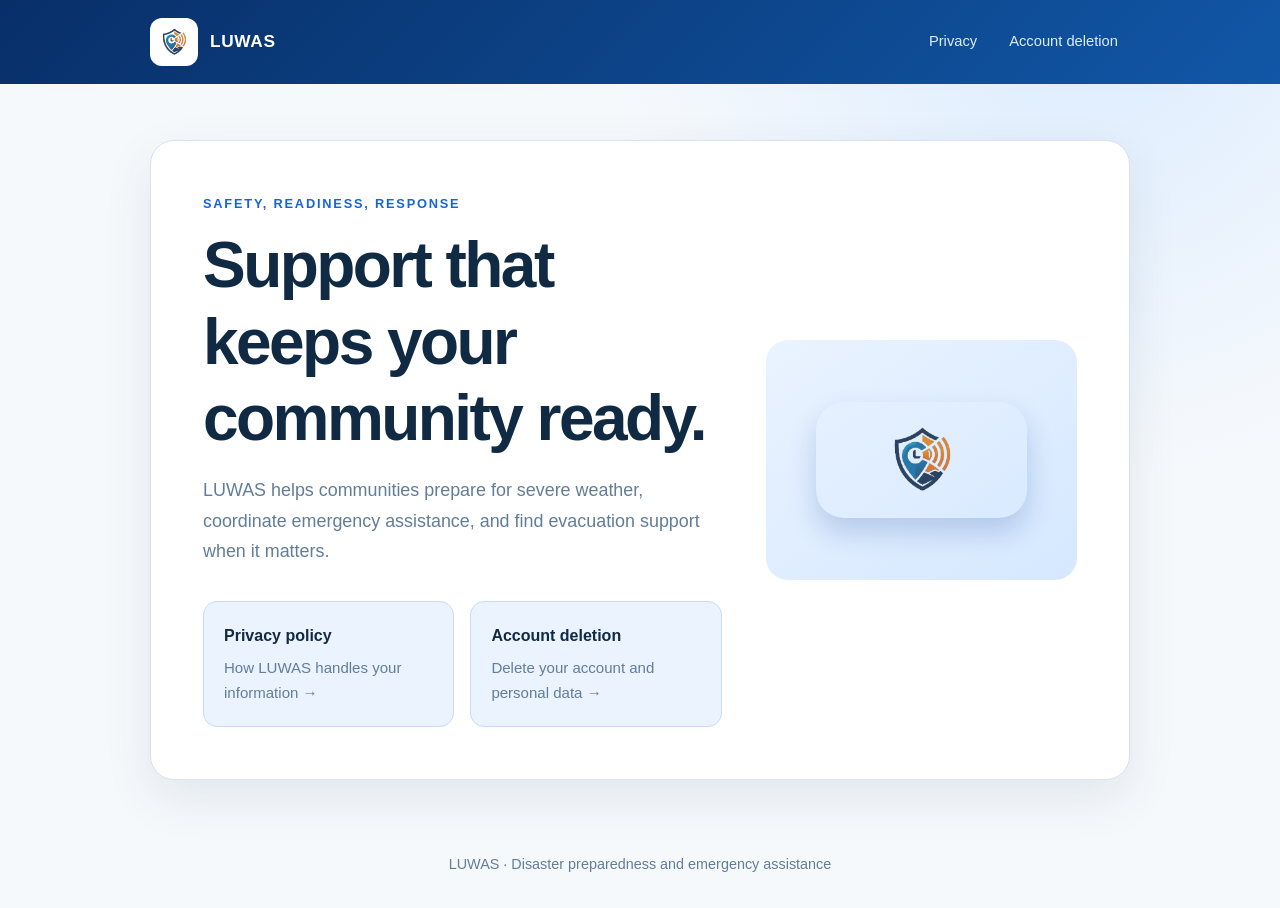
<file: index.html>
<!doctype html>
<html lang="en">
<head>
  <meta charset="utf-8">
  <meta name="viewport" content="width=device-width, initial-scale=1">
  <meta name="theme-color" content="#0b3d91">
  <meta property="og:title" content="LUWAS Privacy and Account Support">
  <meta property="og:description" content="Official privacy and account support for the LUWAS mobile application.">
  <meta property="og:image" content="logo/logo.png">
  <link rel="icon" type="image/png" href="logo/logo.png">
  <link rel="stylesheet" href="styles.css">
</head>
<body>
  <header class="site-header">
    <div class="header-inner">
      <a class="brand" href="index.html"><img src="logo/logo.png" alt="LUWAS logo"><span>LUWAS</span></a>
      <nav class="site-nav" aria-label="Main navigation">
        <a href="privacy-policy.html">Privacy</a>
        <a href="account-deletion.html">Account deletion</a>
      </nav>
    </div>
  </header>
  <main class="page">
    <section class="content-card hero">
      <div>
        <p class="eyebrow">Safety, readiness, response</p>
        <h1>Support that keeps your community ready.</h1>
        <p class="lead">LUWAS helps communities prepare for severe weather, coordinate emergency assistance, and find evacuation support when it matters.</p>
        <div class="link-grid">
          <a class="action-card" href="privacy-policy.html"><strong>Privacy policy</strong><span>How LUWAS handles your information →</span></a>
          <a class="action-card" href="account-deletion.html"><strong>Account deletion</strong><span>Delete your account and personal data →</span></a>
        </div>
      </div>
      <div class="hero-mark"><img src="logo/logo.png" alt="LUWAS application logo"></div>
    </section>
  </main>
  <footer class="site-footer">LUWAS · Disaster preparedness and emergency assistance</footer>
</body>
</html>
</file>
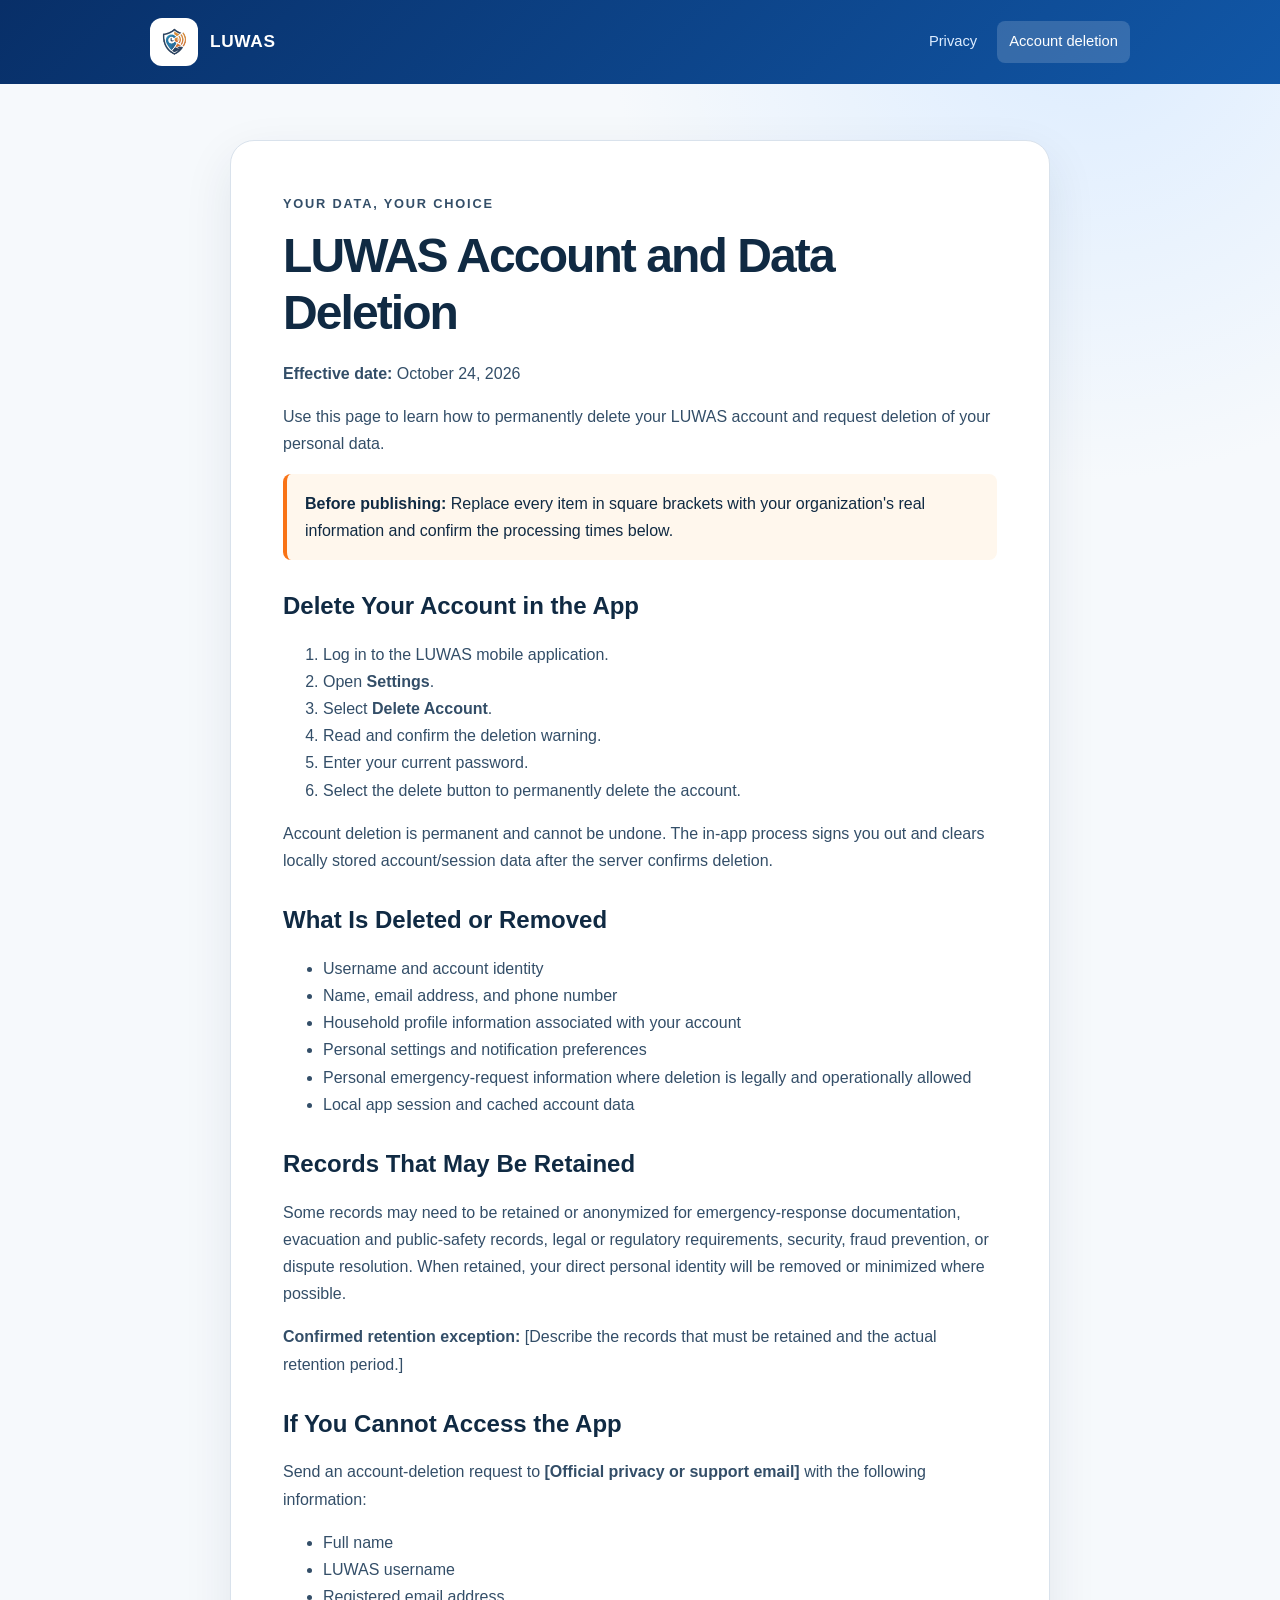
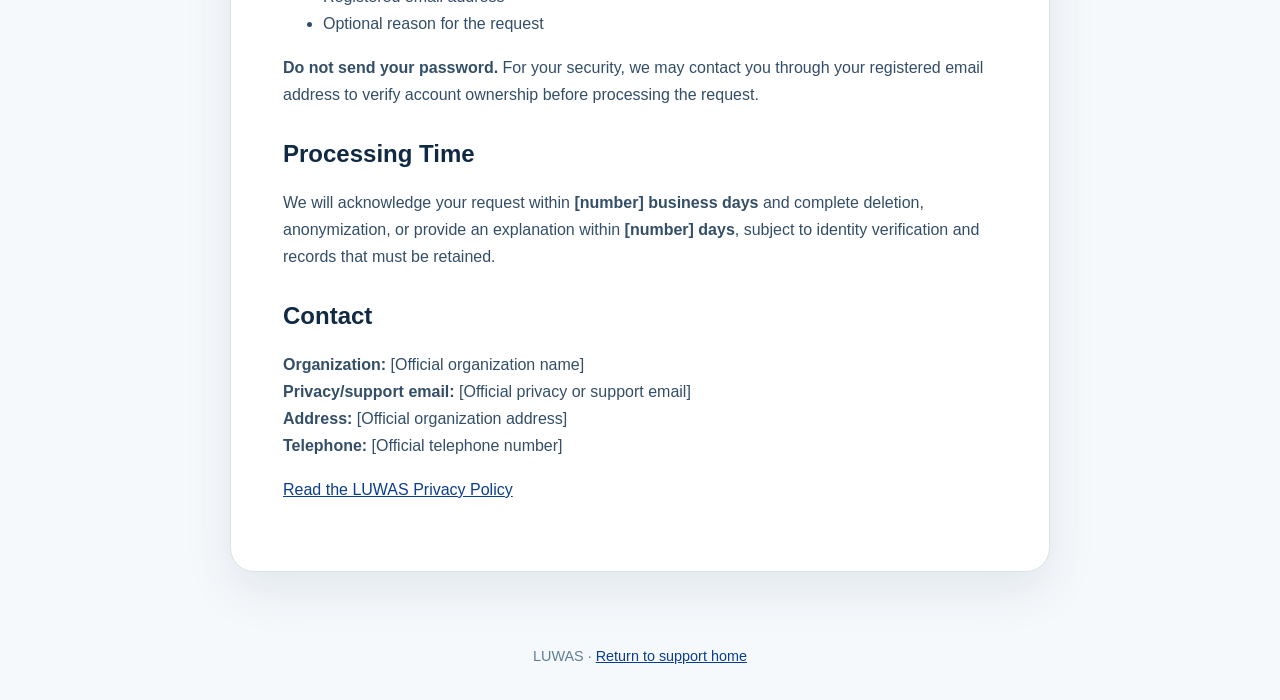
<file: account-deletion.html>
<!doctype html>
<html lang="en">
<head>
  <meta charset="utf-8">
  <meta name="viewport" content="width=device-width, initial-scale=1">
  <title>LUWAS Account and Data Deletion</title>
  <meta name="theme-color" content="#0b3d91">
  <meta property="og:title" content="LUWAS Account and Data Deletion">
  <meta property="og:image" content="logo/logo.png">
  <link rel="icon" type="image/png" href="logo/logo.png">
  <link rel="stylesheet" href="styles.css">
</head>
<body>
  <header class="site-header">
    <div class="header-inner">
      <a class="brand" href="index.html"><img src="logo/logo.png" alt="LUWAS logo"><span>LUWAS</span></a>
      <nav class="site-nav" aria-label="Main navigation">
        <a href="privacy-policy.html">Privacy</a>
        <a href="account-deletion.html" aria-current="page">Account deletion</a>
      </nav>
    </div>
  </header>
  <main class="page"><article class="content-card article">
  <p class="eyebrow">Your data, your choice</p>
  <h1>LUWAS Account and Data Deletion</h1>
  <p><strong>Effective date:</strong> October 24, 2026</p>
  <p>Use this page to learn how to permanently delete your LUWAS account and request
  deletion of your personal data.</p>

  <div class="notice">
    <strong>Before publishing:</strong> Replace every item in square brackets with your
    organization's real information and confirm the processing times below.
  </div>

  <h2>Delete Your Account in the App</h2>
  <ol>
    <li>Log in to the LUWAS mobile application.</li>
    <li>Open <strong>Settings</strong>.</li>
    <li>Select <strong>Delete Account</strong>.</li>
    <li>Read and confirm the deletion warning.</li>
    <li>Enter your current password.</li>
    <li>Select the delete button to permanently delete the account.</li>
  </ol>
  <p>Account deletion is permanent and cannot be undone. The in-app process signs you
  out and clears locally stored account/session data after the server confirms deletion.</p>

  <h2>What Is Deleted or Removed</h2>
  <ul>
    <li>Username and account identity</li>
    <li>Name, email address, and phone number</li>
    <li>Household profile information associated with your account</li>
    <li>Personal settings and notification preferences</li>
    <li>Personal emergency-request information where deletion is legally and operationally allowed</li>
    <li>Local app session and cached account data</li>
  </ul>

  <h2>Records That May Be Retained</h2>
  <p>Some records may need to be retained or anonymized for emergency-response
  documentation, evacuation and public-safety records, legal or regulatory requirements,
  security, fraud prevention, or dispute resolution. When retained, your direct personal
  identity will be removed or minimized where possible.</p>
  <p><strong>Confirmed retention exception:</strong> [Describe the records that must be
  retained and the actual retention period.]</p>

  <h2>If You Cannot Access the App</h2>
  <p>Send an account-deletion request to <strong>[Official privacy or support email]</strong>
  with the following information:</p>
  <ul>
    <li>Full name</li>
    <li>LUWAS username</li>
    <li>Registered email address</li>
    <li>Optional reason for the request</li>
  </ul>
  <p><strong>Do not send your password.</strong> For your security, we may contact you
  through your registered email address to verify account ownership before processing
  the request.</p>

  <h2>Processing Time</h2>
  <p>We will acknowledge your request within <strong>[number] business days</strong> and
  complete deletion, anonymization, or provide an explanation within
  <strong>[number] days</strong>, subject to identity verification and records that must
  be retained.</p>

  <h2>Contact</h2>
  <p><strong>Organization:</strong> [Official organization name]<br>
  <strong>Privacy/support email:</strong> [Official privacy or support email]<br>
  <strong>Address:</strong> [Official organization address]<br>
  <strong>Telephone:</strong> [Official telephone number]</p>

  <p><a href="privacy-policy.html">Read the LUWAS Privacy Policy</a></p>
  </article></main>
  <footer class="site-footer">LUWAS · <a href="index.html">Return to support home</a></footer>
</body>
</html>
</file>
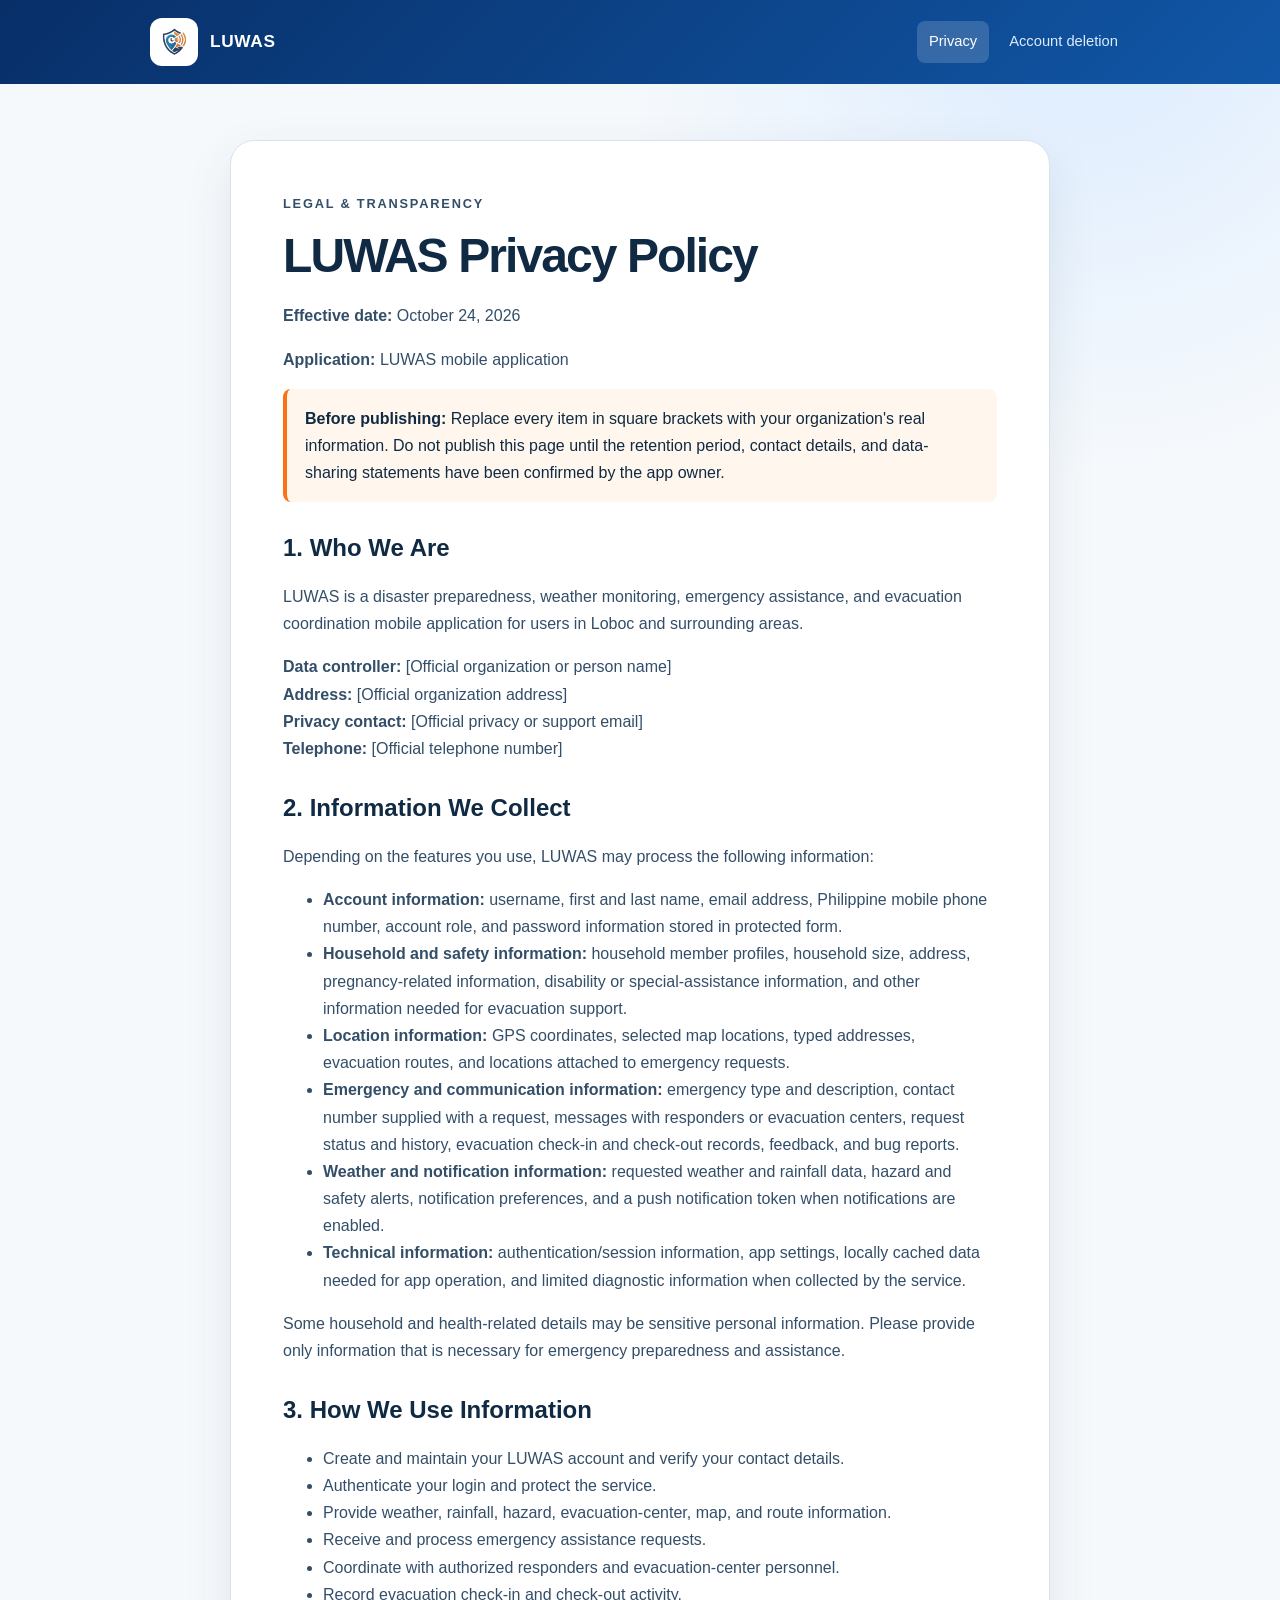
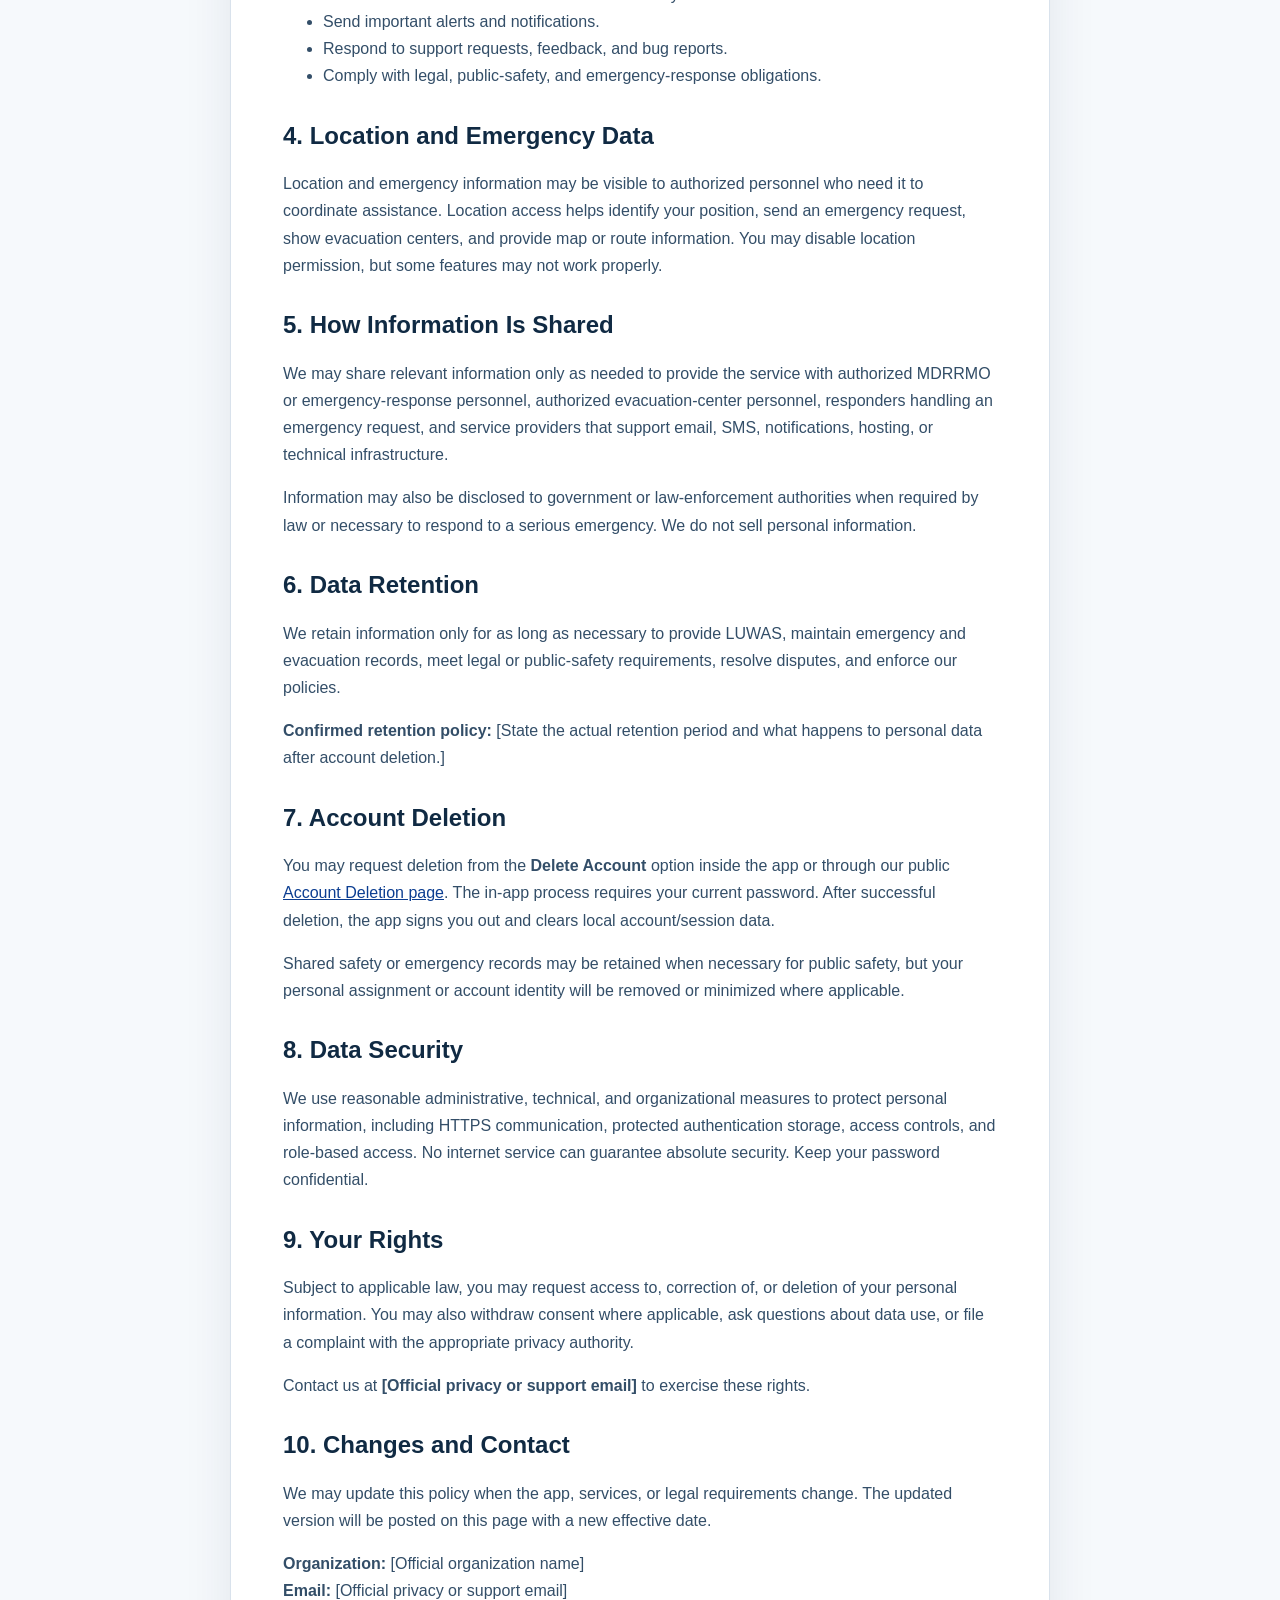
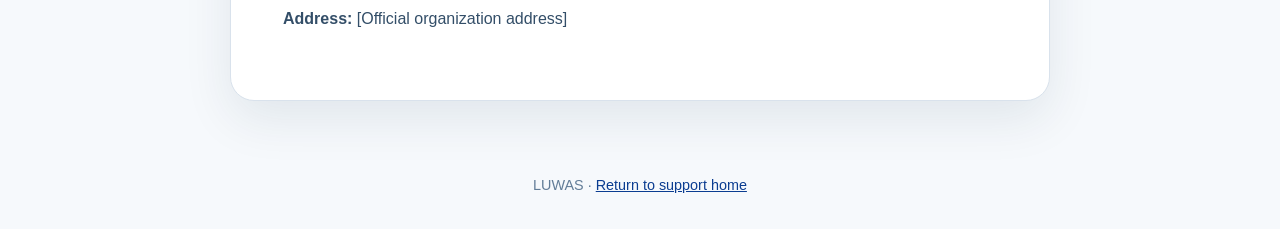
<file: privacy-policy.html>
<!doctype html>
<html lang="en">
<head>
  <meta charset="utf-8">
  <meta name="viewport" content="width=device-width, initial-scale=1">
  <title>LUWAS Privacy Policy</title>
  <meta name="theme-color" content="#0b3d91">
  <meta property="og:title" content="LUWAS Privacy Policy">
  <meta property="og:image" content="logo/logo.png">
  <link rel="icon" type="image/png" href="logo/logo.png">
  <link rel="stylesheet" href="styles.css">
</head>
<body>
  <header class="site-header">
    <div class="header-inner">
      <a class="brand" href="index.html"><img src="logo/logo.png" alt="LUWAS logo"><span>LUWAS</span></a>
      <nav class="site-nav" aria-label="Main navigation">
        <a href="privacy-policy.html" aria-current="page">Privacy</a>
        <a href="account-deletion.html">Account deletion</a>
      </nav>
    </div>
  </header>
  <main class="page"><article class="content-card article">
  <p class="eyebrow">Legal &amp; transparency</p>
  <h1>LUWAS Privacy Policy</h1>
  <p><strong>Effective date:</strong> October 24, 2026</p>
  <p><strong>Application:</strong> LUWAS mobile application</p>

  <div class="notice">
    <strong>Before publishing:</strong> Replace every item in square brackets with your
    organization's real information. Do not publish this page until the retention period,
    contact details, and data-sharing statements have been confirmed by the app owner.
  </div>

  <h2>1. Who We Are</h2>
  <p>LUWAS is a disaster preparedness, weather monitoring, emergency assistance, and
  evacuation coordination mobile application for users in Loboc and surrounding areas.</p>
  <p><strong>Data controller:</strong> [Official organization or person name]<br>
  <strong>Address:</strong> [Official organization address]<br>
  <strong>Privacy contact:</strong> [Official privacy or support email]<br>
  <strong>Telephone:</strong> [Official telephone number]</p>

  <h2>2. Information We Collect</h2>
  <p>Depending on the features you use, LUWAS may process the following information:</p>
  <ul>
    <li><strong>Account information:</strong> username, first and last name, email address,
      Philippine mobile phone number, account role, and password information stored in
      protected form.</li>
    <li><strong>Household and safety information:</strong> household member profiles,
      household size, address, pregnancy-related information, disability or
      special-assistance information, and other information needed for evacuation support.</li>
    <li><strong>Location information:</strong> GPS coordinates, selected map locations,
      typed addresses, evacuation routes, and locations attached to emergency requests.</li>
    <li><strong>Emergency and communication information:</strong> emergency type and
      description, contact number supplied with a request, messages with responders or
      evacuation centers, request status and history, evacuation check-in and check-out
      records, feedback, and bug reports.</li>
    <li><strong>Weather and notification information:</strong> requested weather and
      rainfall data, hazard and safety alerts, notification preferences, and a push
      notification token when notifications are enabled.</li>
    <li><strong>Technical information:</strong> authentication/session information,
      app settings, locally cached data needed for app operation, and limited diagnostic
      information when collected by the service.</li>
  </ul>
  <p>Some household and health-related details may be sensitive personal information.
  Please provide only information that is necessary for emergency preparedness and assistance.</p>

  <h2>3. How We Use Information</h2>
  <ul>
    <li>Create and maintain your LUWAS account and verify your contact details.</li>
    <li>Authenticate your login and protect the service.</li>
    <li>Provide weather, rainfall, hazard, evacuation-center, map, and route information.</li>
    <li>Receive and process emergency assistance requests.</li>
    <li>Coordinate with authorized responders and evacuation-center personnel.</li>
    <li>Record evacuation check-in and check-out activity.</li>
    <li>Send important alerts and notifications.</li>
    <li>Respond to support requests, feedback, and bug reports.</li>
    <li>Comply with legal, public-safety, and emergency-response obligations.</li>
  </ul>

  <h2>4. Location and Emergency Data</h2>
  <p>Location and emergency information may be visible to authorized personnel who need
  it to coordinate assistance. Location access helps identify your position, send an
  emergency request, show evacuation centers, and provide map or route information.
  You may disable location permission, but some features may not work properly.</p>

  <h2>5. How Information Is Shared</h2>
  <p>We may share relevant information only as needed to provide the service with
  authorized MDRRMO or emergency-response personnel, authorized evacuation-center
  personnel, responders handling an emergency request, and service providers that
  support email, SMS, notifications, hosting, or technical infrastructure.</p>
  <p>Information may also be disclosed to government or law-enforcement authorities when
  required by law or necessary to respond to a serious emergency. We do not sell personal
  information.</p>

  <h2>6. Data Retention</h2>
  <p>We retain information only for as long as necessary to provide LUWAS, maintain
  emergency and evacuation records, meet legal or public-safety requirements, resolve
  disputes, and enforce our policies.</p>
  <p><strong>Confirmed retention policy:</strong> [State the actual retention period and
  what happens to personal data after account deletion.]</p>

  <h2>7. Account Deletion</h2>
  <p>You may request deletion from the <strong>Delete Account</strong> option inside the
  app or through our public <a href="account-deletion.html">Account Deletion page</a>.
  The in-app process requires your current password. After successful deletion, the app
  signs you out and clears local account/session data.</p>
  <p>Shared safety or emergency records may be retained when necessary for public safety,
  but your personal assignment or account identity will be removed or minimized where
  applicable.</p>

  <h2>8. Data Security</h2>
  <p>We use reasonable administrative, technical, and organizational measures to protect
  personal information, including HTTPS communication, protected authentication storage,
  access controls, and role-based access. No internet service can guarantee absolute
  security. Keep your password confidential.</p>

  <h2>9. Your Rights</h2>
  <p>Subject to applicable law, you may request access to, correction of, or deletion of
  your personal information. You may also withdraw consent where applicable, ask
  questions about data use, or file a complaint with the appropriate privacy authority.</p>
  <p>Contact us at <strong>[Official privacy or support email]</strong> to exercise these rights.</p>

  <h2>10. Changes and Contact</h2>
  <p>We may update this policy when the app, services, or legal requirements change.
  The updated version will be posted on this page with a new effective date.</p>
  <p><strong>Organization:</strong> [Official organization name]<br>
  <strong>Email:</strong> [Official privacy or support email]<br>
  <strong>Address:</strong> [Official organization address]</p>
  </article></main>
  <footer class="site-footer">LUWAS · <a href="index.html">Return to support home</a></footer>
</body>
</html>
</file>
<file: styles.css>
:root {
  color-scheme: light;
  --ink: #102a43;
  --muted: #627d98;
  --blue: #1665d8;
  --blue-dark: #0b3d91;
  --sky: #eaf3ff;
  --line: #d9e2ec;
  --surface: #ffffff;
  --warm: #fff7ed;
}

* { box-sizing: border-box; }

body {
  min-height: 100vh;
  margin: 0;
  color: var(--ink);
  background:
    radial-gradient(circle at 85% 0%, #dcecff 0, transparent 30rem),
    #f6f9fc;
  font: 16px/1.7 Arial, sans-serif;
}

a { color: var(--blue-dark); }
a:hover { color: var(--blue); }

.site-header {
  background: linear-gradient(135deg, #082f68, #1157a7);
  color: #fff;
}

.header-inner, .page, .site-footer {
  width: min(100% - 40px, 980px);
  margin: 0 auto;
}

.header-inner {
  display: flex;
  align-items: center;
  justify-content: space-between;
  gap: 24px;
  padding: 18px 0;
}

.brand {
  display: inline-flex;
  align-items: center;
  gap: 12px;
  color: #fff;
  font-weight: 800;
  letter-spacing: .04em;
  text-decoration: none;
}

.brand img {
  width: 48px;
  height: 48px;
  border-radius: 12px;
  object-fit: cover;
  background: #fff;
}

.brand span { font-size: 1.08rem; }

.site-nav {
  display: flex;
  flex-wrap: wrap;
  gap: 8px;
}

.site-nav a {
  padding: 8px 12px;
  border-radius: 8px;
  color: #dcecff;
  font-size: .92rem;
  text-decoration: none;
}

.site-nav a:hover, .site-nav a[aria-current="page"] {
  color: #fff;
  background: rgba(255,255,255,.16);
}

.page { padding: 56px 0 72px; }

.content-card {
  padding: clamp(24px, 5vw, 52px);
  background: var(--surface);
  border: 1px solid var(--line);
  border-radius: 24px;
  box-shadow: 0 18px 50px rgba(16, 42, 67, .09);
}

.hero {
  display: grid;
  grid-template-columns: 1.25fr .75fr;
  align-items: center;
  gap: 44px;
}

.eyebrow {
  margin: 0 0 12px;
  color: var(--blue);
  font-size: .8rem;
  font-weight: 800;
  letter-spacing: .14em;
  text-transform: uppercase;
}

h1, h2 { color: var(--ink); line-height: 1.2; }
h1 { margin: 0 0 18px; font-size: clamp(2.2rem, 5vw, 4rem); letter-spacing: -.04em; }
h2 { margin-top: 2rem; }
.lead { max-width: 650px; color: var(--muted); font-size: 1.12rem; }

.hero-mark {
  display: grid;
  place-items: center;
  min-height: 240px;
  border-radius: 22px;
  background: linear-gradient(145deg, #eaf3ff, #d5e8ff);
}

.hero-mark img { width: min(68%, 220px); border-radius: 28px; box-shadow: 0 14px 28px rgba(11,61,145,.2); }

.link-grid { display: grid; grid-template-columns: repeat(2, 1fr); gap: 16px; margin-top: 34px; }
.action-card {
  display: block;
  padding: 20px;
  color: var(--ink);
  background: var(--sky);
  border: 1px solid #c7dcfa;
  border-radius: 14px;
  text-decoration: none;
}
.action-card:hover { background: #dcecff; transform: translateY(-2px); }
.action-card strong, .action-card span { display: block; }
.action-card span { margin-top: 6px; color: var(--muted); font-size: .94rem; }

.article { max-width: 820px; margin: 0 auto; }
.article h1 { font-size: clamp(2rem, 4vw, 3rem); }
.article p, .article li { color: #334e68; }
.notice {
  padding: 16px 18px;
  background: var(--warm);
  border-left: 4px solid #f97316;
  border-radius: 8px;
}

.site-footer {
  padding: 0 0 32px;
  color: var(--muted);
  font-size: .9rem;
  text-align: center;
}

@media (max-width: 680px) {
  .header-inner { align-items: flex-start; flex-direction: column; }
  .hero, .link-grid { grid-template-columns: 1fr; }
  .page { padding-top: 28px; }
  .hero-mark { min-height: 180px; }
}
</file>
